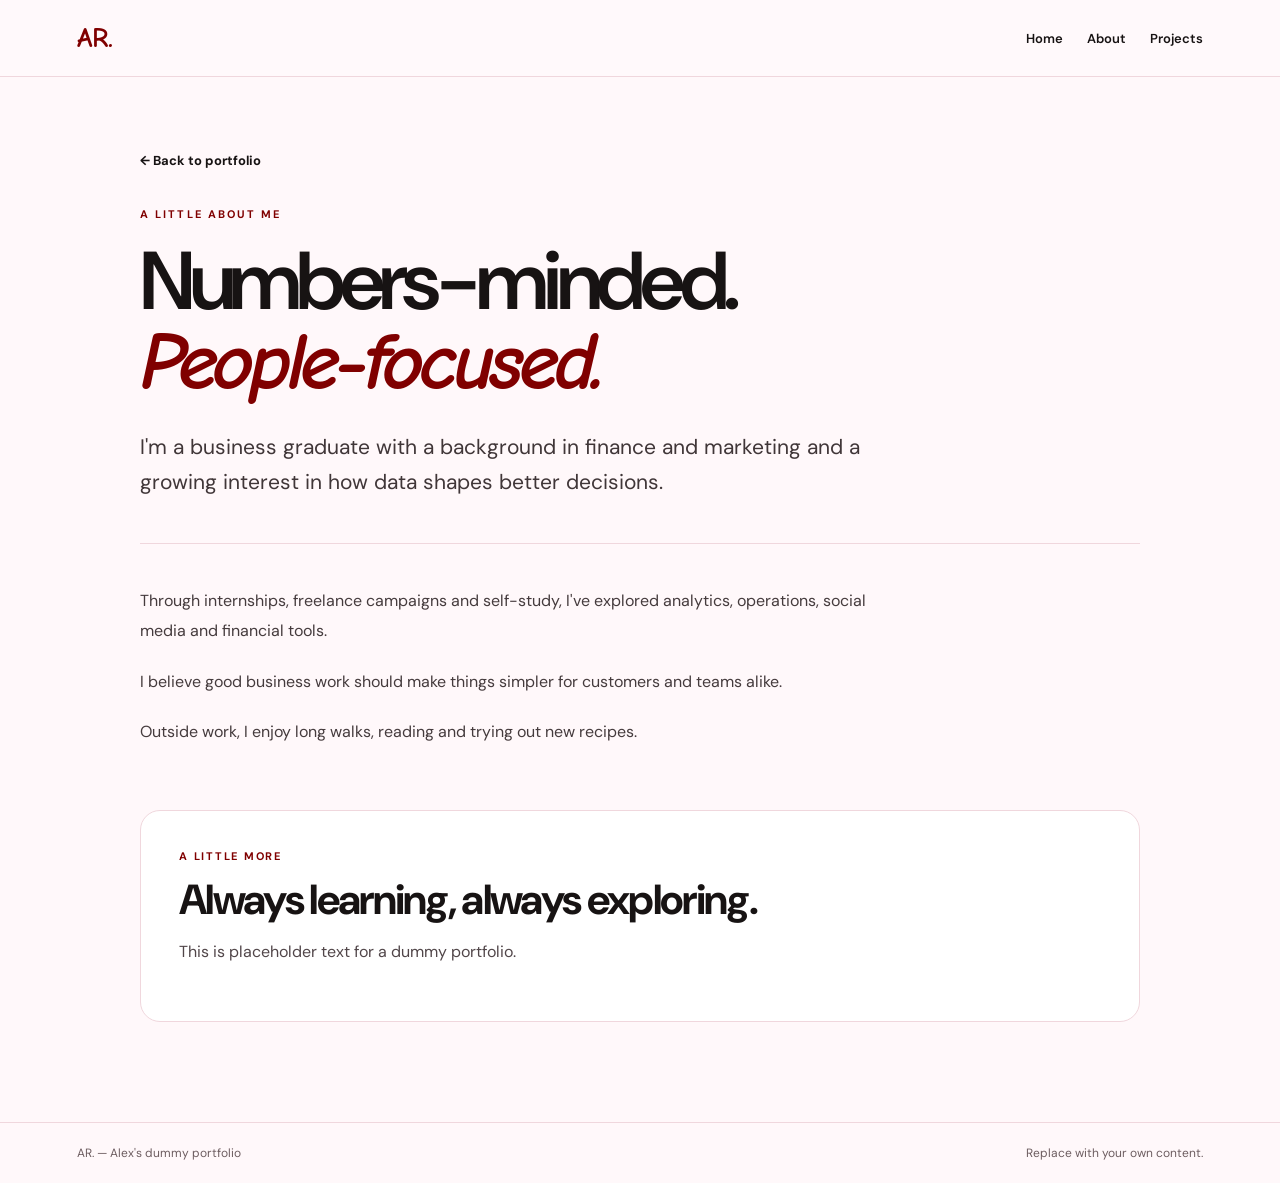
<file: asim_portfolio_/pages/about.html>
<!doctype html>
<html lang="en"><head><meta charset="utf-8"><meta name="viewport" content="width=device-width, initial-scale=1">
<title>About Me | Alex</title><style>
@import url('https://fonts.googleapis.com/css2?family=Comic+Neue:wght@400;700&family=DM+Sans:wght@400;500;600;700&display=swap');
:root{--pink:#FFC0CB;--maroon:#800000;--black:#171313;--muted:#6d5d60;--paper:#fff8fa;--line:#f0d7dd}
*{box-sizing:border-box}body{margin:0;background:var(--paper);color:var(--black);font-family:'DM Sans',sans-serif}
a{color:inherit}.site-header{display:flex;align-items:center;justify-content:space-between;padding:22px clamp(20px,6vw,88px);border-bottom:1px solid var(--line);background:#fff9fb}
.logo{font-family:'Comic Neue',cursive;font-size:28px;font-weight:700;text-decoration:none;color:var(--maroon)}
.nav{display:flex;gap:24px;align-items:center;font-size:13px;font-weight:600}.nav a{text-decoration:none}.nav a:hover,.back:hover{color:var(--maroon)}
main{width:min(1000px,88vw);margin:0 auto;padding:72px 0 100px}.eyebrow{font-size:11px;letter-spacing:.19em;text-transform:uppercase;color:var(--maroon);font-weight:700}
h1{font-size:clamp(42px,8vw,82px);line-height:.98;letter-spacing:-.065em;margin:20px 0 26px;font-weight:600}h1 em{font-family:'Comic Neue',cursive;color:var(--maroon);font-weight:700}
.lead{font-size:clamp(17px,2.3vw,21px);line-height:1.7;max-width:720px;color:#403638}.rule{height:1px;background:var(--line);margin:42px 0}
.content{max-width:760px;font-size:16px;line-height:1.9;color:#453b3d}.content p{margin:0 0 20px}
.tags{display:flex;flex-wrap:wrap;gap:9px;margin:28px 0}.tag{border:1px solid #e7c5ce;background:#fff;color:var(--maroon);border-radius:999px;padding:9px 14px;font-size:12px;font-weight:600}
.panel{background:#fff;border:1px solid var(--line);border-radius:20px;padding:clamp(22px,4vw,38px);margin-top:34px}
.panel-kicker{font-size:11px;letter-spacing:.16em;color:var(--maroon);font-weight:700;text-transform:uppercase}
.panel h2{font-size:clamp(27px,4vw,42px);letter-spacing:-.04em;line-height:1.08;margin:14px 0}.panel p{line-height:1.8;color:#514649;max-width:680px}
.actions{display:flex;flex-wrap:wrap;gap:12px;margin-top:28px}.btn{display:inline-block;text-decoration:none;padding:13px 19px;border-radius:999px;background:var(--maroon);color:#fff;font-size:13px;font-weight:700}
.btn.secondary{background:var(--pink);color:var(--black)}.back{display:inline-block;text-decoration:none;font-size:13px;font-weight:700;margin-bottom:38px}
.footer{border-top:1px solid var(--line);padding:22px clamp(20px,6vw,88px);font-size:12px;color:var(--muted);display:flex;justify-content:space-between;gap:12px;flex-wrap:wrap}
@media(max-width:600px){.site-header{padding:18px 6vw}.nav{gap:13px;font-size:12px}main{padding-top:48px}.footer{padding:20px 6vw}}
</style></head>
<body><header class="site-header"><a class="logo" href="../index.html">AR.</a>
<nav class="nav"><a href="../index.html">Home</a><a href="about.html">About</a><a href="../index.html#projects">Projects</a></nav></header>
<main><a class="back" href="../index.html">← Back to portfolio</a><div class="eyebrow">A LITTLE ABOUT ME</div>
<h1>Numbers-minded.<br><em>People-focused.</em></h1><p class="lead">I'm a business graduate with a background in finance and marketing and a growing interest in how data shapes better decisions.</p><div class="rule"></div>
<div class="content"><p>Through internships, freelance campaigns and self-study, I've explored analytics, operations, social media and financial tools.</p><p>I believe good business work should make things simpler for customers and teams alike.</p><p>Outside work, I enjoy long walks, reading and trying out new recipes.</p></div><div class="tags"></div><section class="panel"><div class="panel-kicker">A LITTLE MORE</div><h2>Always learning, always exploring.</h2><p>This is placeholder text for a dummy portfolio.</p></section></main>
<footer class="footer"><span>AR. — Alex's dummy portfolio</span><span>Replace with your own content.</span></footer></body></html>
</file>
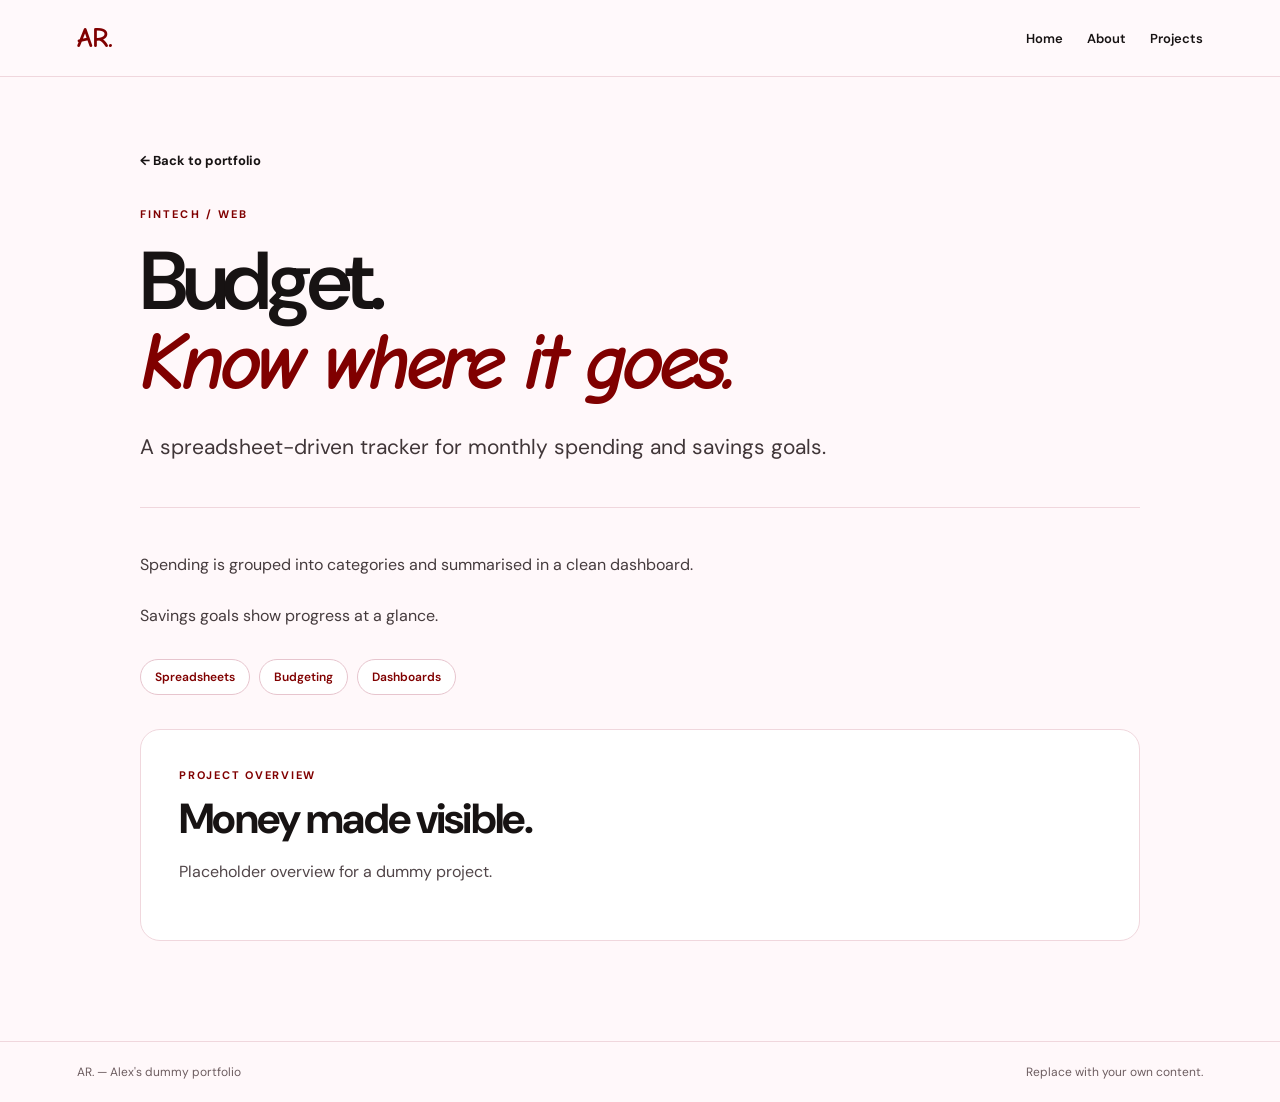
<file: asim_portfolio_/pages/budget-tracker.html>
<!doctype html>
<html lang="en"><head><meta charset="utf-8"><meta name="viewport" content="width=device-width, initial-scale=1">
<title>Budget Tracker | Alex</title><style>
@import url('https://fonts.googleapis.com/css2?family=Comic+Neue:wght@400;700&family=DM+Sans:wght@400;500;600;700&display=swap');
:root{--pink:#FFC0CB;--maroon:#800000;--black:#171313;--muted:#6d5d60;--paper:#fff8fa;--line:#f0d7dd}
*{box-sizing:border-box}body{margin:0;background:var(--paper);color:var(--black);font-family:'DM Sans',sans-serif}
a{color:inherit}.site-header{display:flex;align-items:center;justify-content:space-between;padding:22px clamp(20px,6vw,88px);border-bottom:1px solid var(--line);background:#fff9fb}
.logo{font-family:'Comic Neue',cursive;font-size:28px;font-weight:700;text-decoration:none;color:var(--maroon)}
.nav{display:flex;gap:24px;align-items:center;font-size:13px;font-weight:600}.nav a{text-decoration:none}.nav a:hover,.back:hover{color:var(--maroon)}
main{width:min(1000px,88vw);margin:0 auto;padding:72px 0 100px}.eyebrow{font-size:11px;letter-spacing:.19em;text-transform:uppercase;color:var(--maroon);font-weight:700}
h1{font-size:clamp(42px,8vw,82px);line-height:.98;letter-spacing:-.065em;margin:20px 0 26px;font-weight:600}h1 em{font-family:'Comic Neue',cursive;color:var(--maroon);font-weight:700}
.lead{font-size:clamp(17px,2.3vw,21px);line-height:1.7;max-width:720px;color:#403638}.rule{height:1px;background:var(--line);margin:42px 0}
.content{max-width:760px;font-size:16px;line-height:1.9;color:#453b3d}.content p{margin:0 0 20px}
.tags{display:flex;flex-wrap:wrap;gap:9px;margin:28px 0}.tag{border:1px solid #e7c5ce;background:#fff;color:var(--maroon);border-radius:999px;padding:9px 14px;font-size:12px;font-weight:600}
.panel{background:#fff;border:1px solid var(--line);border-radius:20px;padding:clamp(22px,4vw,38px);margin-top:34px}
.panel-kicker{font-size:11px;letter-spacing:.16em;color:var(--maroon);font-weight:700;text-transform:uppercase}
.panel h2{font-size:clamp(27px,4vw,42px);letter-spacing:-.04em;line-height:1.08;margin:14px 0}.panel p{line-height:1.8;color:#514649;max-width:680px}
.actions{display:flex;flex-wrap:wrap;gap:12px;margin-top:28px}.btn{display:inline-block;text-decoration:none;padding:13px 19px;border-radius:999px;background:var(--maroon);color:#fff;font-size:13px;font-weight:700}
.btn.secondary{background:var(--pink);color:var(--black)}.back{display:inline-block;text-decoration:none;font-size:13px;font-weight:700;margin-bottom:38px}
.footer{border-top:1px solid var(--line);padding:22px clamp(20px,6vw,88px);font-size:12px;color:var(--muted);display:flex;justify-content:space-between;gap:12px;flex-wrap:wrap}
@media(max-width:600px){.site-header{padding:18px 6vw}.nav{gap:13px;font-size:12px}main{padding-top:48px}.footer{padding:20px 6vw}}
</style></head>
<body><header class="site-header"><a class="logo" href="../index.html">AR.</a>
<nav class="nav"><a href="../index.html">Home</a><a href="about.html">About</a><a href="../index.html#projects">Projects</a></nav></header>
<main><a class="back" href="../index.html">← Back to portfolio</a><div class="eyebrow">FINTECH / WEB</div>
<h1>Budget.<br><em>Know where it goes.</em></h1><p class="lead">A spreadsheet-driven tracker for monthly spending and savings goals.</p><div class="rule"></div>
<div class="content"><p>Spending is grouped into categories and summarised in a clean dashboard.</p><p>Savings goals show progress at a glance.</p></div><div class="tags"><span class="tag">Spreadsheets</span><span class="tag">Budgeting</span><span class="tag">Dashboards</span></div><section class="panel"><div class="panel-kicker">PROJECT OVERVIEW</div><h2>Money made visible.</h2><p>Placeholder overview for a dummy project.</p></section></main>
<footer class="footer"><span>AR. — Alex's dummy portfolio</span><span>Replace with your own content.</span></footer></body></html>
</file>
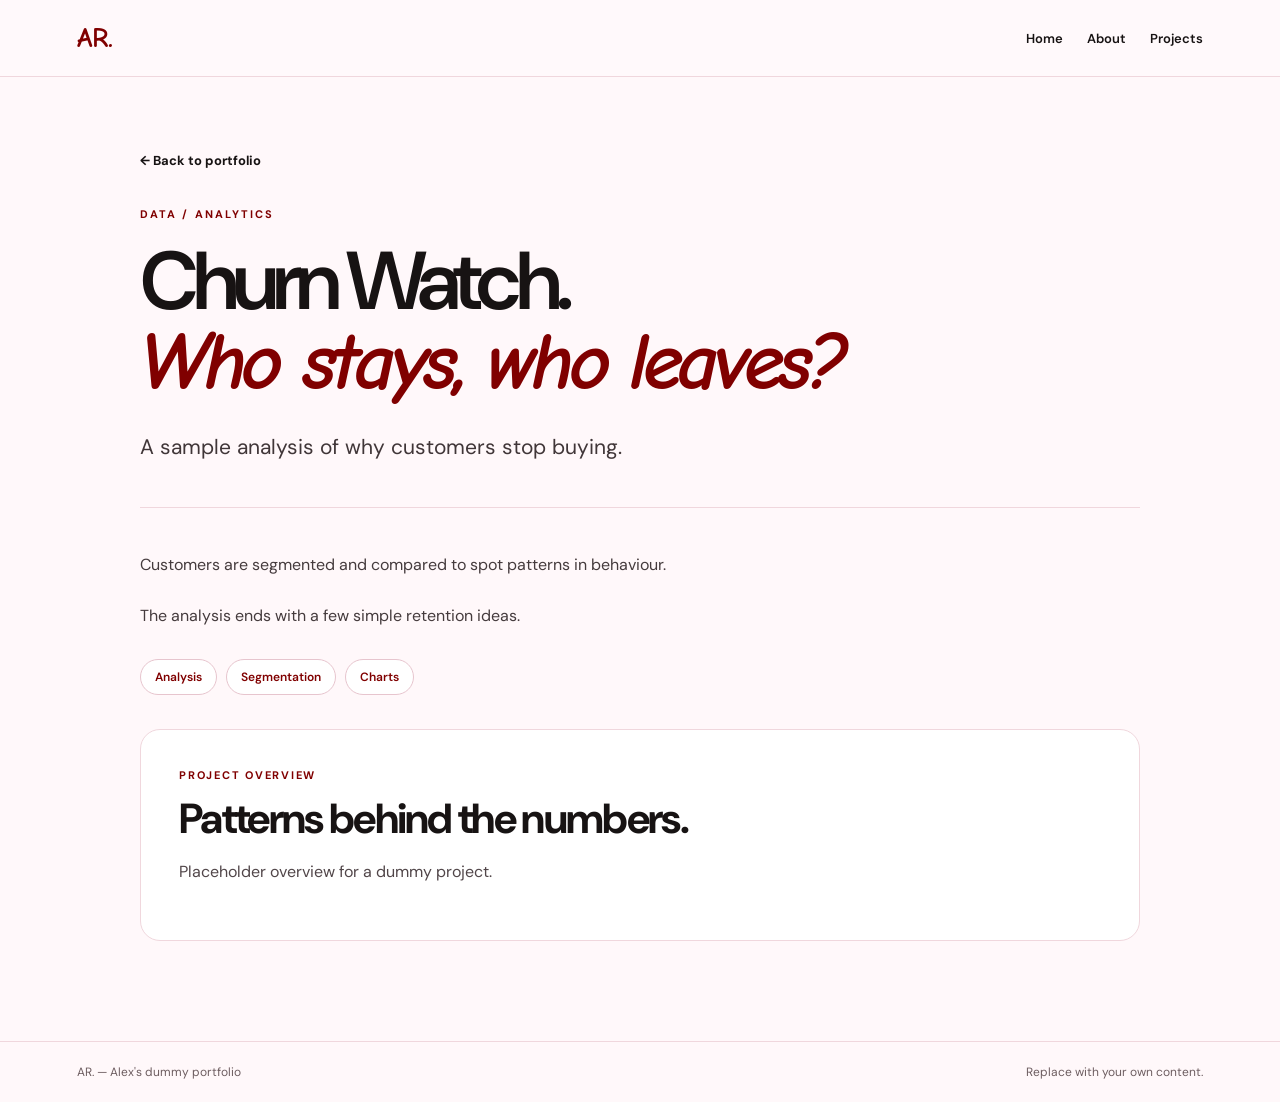
<file: asim_portfolio_/pages/churn-insights.html>
<!doctype html>
<html lang="en"><head><meta charset="utf-8"><meta name="viewport" content="width=device-width, initial-scale=1">
<title>Customer Churn Insights | Alex</title><style>
@import url('https://fonts.googleapis.com/css2?family=Comic+Neue:wght@400;700&family=DM+Sans:wght@400;500;600;700&display=swap');
:root{--pink:#FFC0CB;--maroon:#800000;--black:#171313;--muted:#6d5d60;--paper:#fff8fa;--line:#f0d7dd}
*{box-sizing:border-box}body{margin:0;background:var(--paper);color:var(--black);font-family:'DM Sans',sans-serif}
a{color:inherit}.site-header{display:flex;align-items:center;justify-content:space-between;padding:22px clamp(20px,6vw,88px);border-bottom:1px solid var(--line);background:#fff9fb}
.logo{font-family:'Comic Neue',cursive;font-size:28px;font-weight:700;text-decoration:none;color:var(--maroon)}
.nav{display:flex;gap:24px;align-items:center;font-size:13px;font-weight:600}.nav a{text-decoration:none}.nav a:hover,.back:hover{color:var(--maroon)}
main{width:min(1000px,88vw);margin:0 auto;padding:72px 0 100px}.eyebrow{font-size:11px;letter-spacing:.19em;text-transform:uppercase;color:var(--maroon);font-weight:700}
h1{font-size:clamp(42px,8vw,82px);line-height:.98;letter-spacing:-.065em;margin:20px 0 26px;font-weight:600}h1 em{font-family:'Comic Neue',cursive;color:var(--maroon);font-weight:700}
.lead{font-size:clamp(17px,2.3vw,21px);line-height:1.7;max-width:720px;color:#403638}.rule{height:1px;background:var(--line);margin:42px 0}
.content{max-width:760px;font-size:16px;line-height:1.9;color:#453b3d}.content p{margin:0 0 20px}
.tags{display:flex;flex-wrap:wrap;gap:9px;margin:28px 0}.tag{border:1px solid #e7c5ce;background:#fff;color:var(--maroon);border-radius:999px;padding:9px 14px;font-size:12px;font-weight:600}
.panel{background:#fff;border:1px solid var(--line);border-radius:20px;padding:clamp(22px,4vw,38px);margin-top:34px}
.panel-kicker{font-size:11px;letter-spacing:.16em;color:var(--maroon);font-weight:700;text-transform:uppercase}
.panel h2{font-size:clamp(27px,4vw,42px);letter-spacing:-.04em;line-height:1.08;margin:14px 0}.panel p{line-height:1.8;color:#514649;max-width:680px}
.actions{display:flex;flex-wrap:wrap;gap:12px;margin-top:28px}.btn{display:inline-block;text-decoration:none;padding:13px 19px;border-radius:999px;background:var(--maroon);color:#fff;font-size:13px;font-weight:700}
.btn.secondary{background:var(--pink);color:var(--black)}.back{display:inline-block;text-decoration:none;font-size:13px;font-weight:700;margin-bottom:38px}
.footer{border-top:1px solid var(--line);padding:22px clamp(20px,6vw,88px);font-size:12px;color:var(--muted);display:flex;justify-content:space-between;gap:12px;flex-wrap:wrap}
@media(max-width:600px){.site-header{padding:18px 6vw}.nav{gap:13px;font-size:12px}main{padding-top:48px}.footer{padding:20px 6vw}}
</style></head>
<body><header class="site-header"><a class="logo" href="../index.html">AR.</a>
<nav class="nav"><a href="../index.html">Home</a><a href="about.html">About</a><a href="../index.html#projects">Projects</a></nav></header>
<main><a class="back" href="../index.html">← Back to portfolio</a><div class="eyebrow">DATA / ANALYTICS</div>
<h1>Churn Watch.<br><em>Who stays, who leaves?</em></h1><p class="lead">A sample analysis of why customers stop buying.</p><div class="rule"></div>
<div class="content"><p>Customers are segmented and compared to spot patterns in behaviour.</p><p>The analysis ends with a few simple retention ideas.</p></div><div class="tags"><span class="tag">Analysis</span><span class="tag">Segmentation</span><span class="tag">Charts</span></div><section class="panel"><div class="panel-kicker">PROJECT OVERVIEW</div><h2>Patterns behind the numbers.</h2><p>Placeholder overview for a dummy project.</p></section></main>
<footer class="footer"><span>AR. — Alex's dummy portfolio</span><span>Replace with your own content.</span></footer></body></html>
</file>
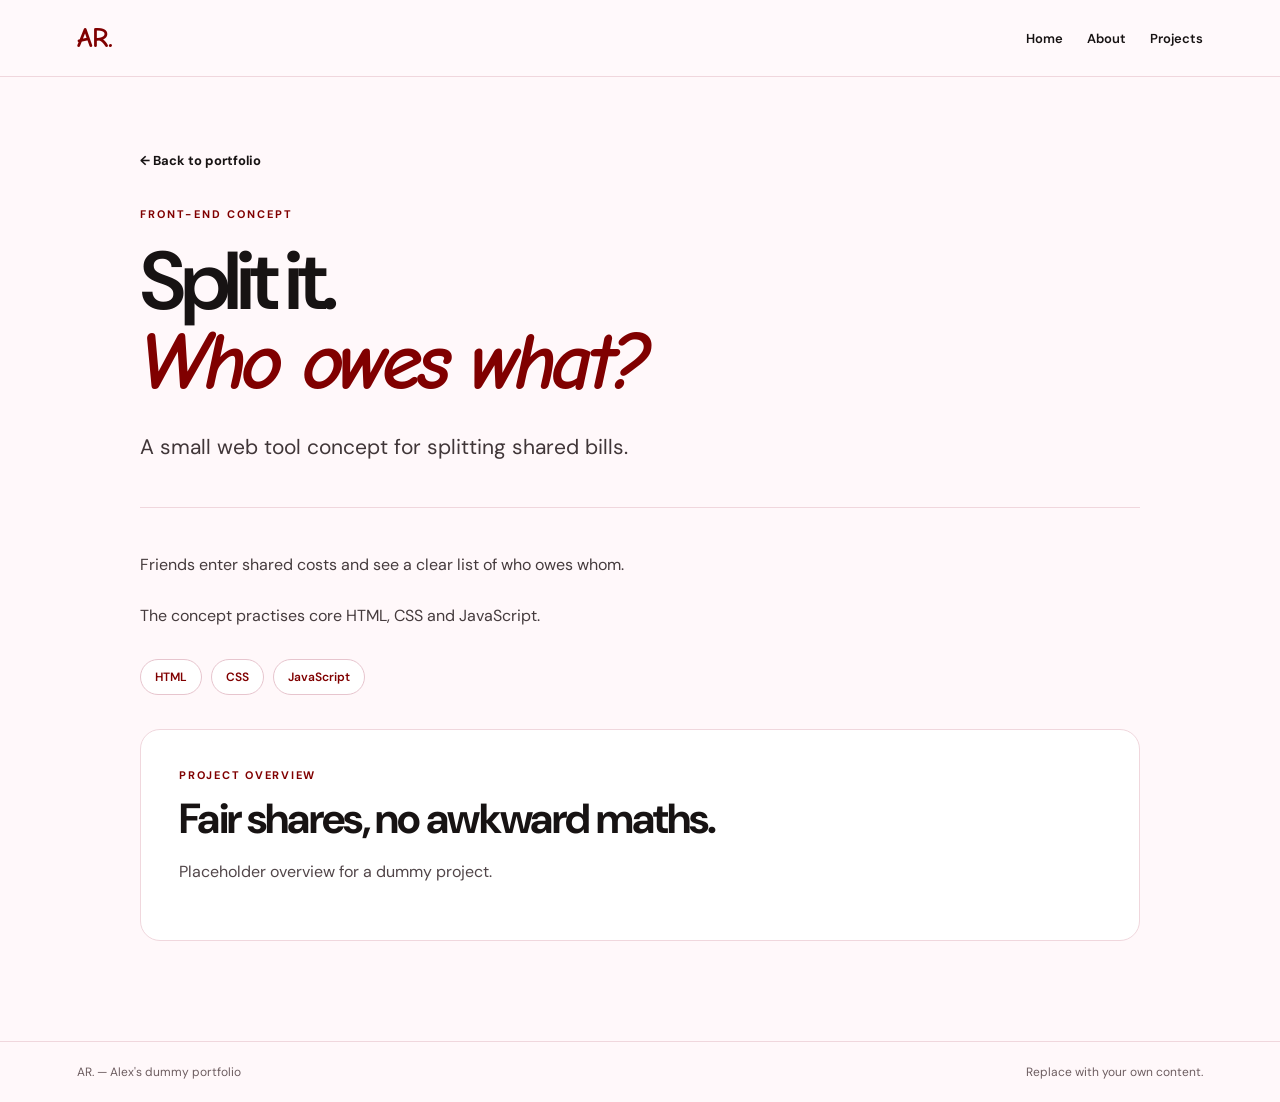
<file: asim_portfolio_/pages/expense-splitter.html>
<!doctype html>
<html lang="en"><head><meta charset="utf-8"><meta name="viewport" content="width=device-width, initial-scale=1">
<title>Expense Splitter | Alex</title><style>
@import url('https://fonts.googleapis.com/css2?family=Comic+Neue:wght@400;700&family=DM+Sans:wght@400;500;600;700&display=swap');
:root{--pink:#FFC0CB;--maroon:#800000;--black:#171313;--muted:#6d5d60;--paper:#fff8fa;--line:#f0d7dd}
*{box-sizing:border-box}body{margin:0;background:var(--paper);color:var(--black);font-family:'DM Sans',sans-serif}
a{color:inherit}.site-header{display:flex;align-items:center;justify-content:space-between;padding:22px clamp(20px,6vw,88px);border-bottom:1px solid var(--line);background:#fff9fb}
.logo{font-family:'Comic Neue',cursive;font-size:28px;font-weight:700;text-decoration:none;color:var(--maroon)}
.nav{display:flex;gap:24px;align-items:center;font-size:13px;font-weight:600}.nav a{text-decoration:none}.nav a:hover,.back:hover{color:var(--maroon)}
main{width:min(1000px,88vw);margin:0 auto;padding:72px 0 100px}.eyebrow{font-size:11px;letter-spacing:.19em;text-transform:uppercase;color:var(--maroon);font-weight:700}
h1{font-size:clamp(42px,8vw,82px);line-height:.98;letter-spacing:-.065em;margin:20px 0 26px;font-weight:600}h1 em{font-family:'Comic Neue',cursive;color:var(--maroon);font-weight:700}
.lead{font-size:clamp(17px,2.3vw,21px);line-height:1.7;max-width:720px;color:#403638}.rule{height:1px;background:var(--line);margin:42px 0}
.content{max-width:760px;font-size:16px;line-height:1.9;color:#453b3d}.content p{margin:0 0 20px}
.tags{display:flex;flex-wrap:wrap;gap:9px;margin:28px 0}.tag{border:1px solid #e7c5ce;background:#fff;color:var(--maroon);border-radius:999px;padding:9px 14px;font-size:12px;font-weight:600}
.panel{background:#fff;border:1px solid var(--line);border-radius:20px;padding:clamp(22px,4vw,38px);margin-top:34px}
.panel-kicker{font-size:11px;letter-spacing:.16em;color:var(--maroon);font-weight:700;text-transform:uppercase}
.panel h2{font-size:clamp(27px,4vw,42px);letter-spacing:-.04em;line-height:1.08;margin:14px 0}.panel p{line-height:1.8;color:#514649;max-width:680px}
.actions{display:flex;flex-wrap:wrap;gap:12px;margin-top:28px}.btn{display:inline-block;text-decoration:none;padding:13px 19px;border-radius:999px;background:var(--maroon);color:#fff;font-size:13px;font-weight:700}
.btn.secondary{background:var(--pink);color:var(--black)}.back{display:inline-block;text-decoration:none;font-size:13px;font-weight:700;margin-bottom:38px}
.footer{border-top:1px solid var(--line);padding:22px clamp(20px,6vw,88px);font-size:12px;color:var(--muted);display:flex;justify-content:space-between;gap:12px;flex-wrap:wrap}
@media(max-width:600px){.site-header{padding:18px 6vw}.nav{gap:13px;font-size:12px}main{padding-top:48px}.footer{padding:20px 6vw}}
</style></head>
<body><header class="site-header"><a class="logo" href="../index.html">AR.</a>
<nav class="nav"><a href="../index.html">Home</a><a href="about.html">About</a><a href="../index.html#projects">Projects</a></nav></header>
<main><a class="back" href="../index.html">← Back to portfolio</a><div class="eyebrow">FRONT-END CONCEPT</div>
<h1>Split it.<br><em>Who owes what?</em></h1><p class="lead">A small web tool concept for splitting shared bills.</p><div class="rule"></div>
<div class="content"><p>Friends enter shared costs and see a clear list of who owes whom.</p><p>The concept practises core HTML, CSS and JavaScript.</p></div><div class="tags"><span class="tag">HTML</span><span class="tag">CSS</span><span class="tag">JavaScript</span></div><section class="panel"><div class="panel-kicker">PROJECT OVERVIEW</div><h2>Fair shares, no awkward maths.</h2><p>Placeholder overview for a dummy project.</p></section></main>
<footer class="footer"><span>AR. — Alex's dummy portfolio</span><span>Replace with your own content.</span></footer></body></html>
</file>
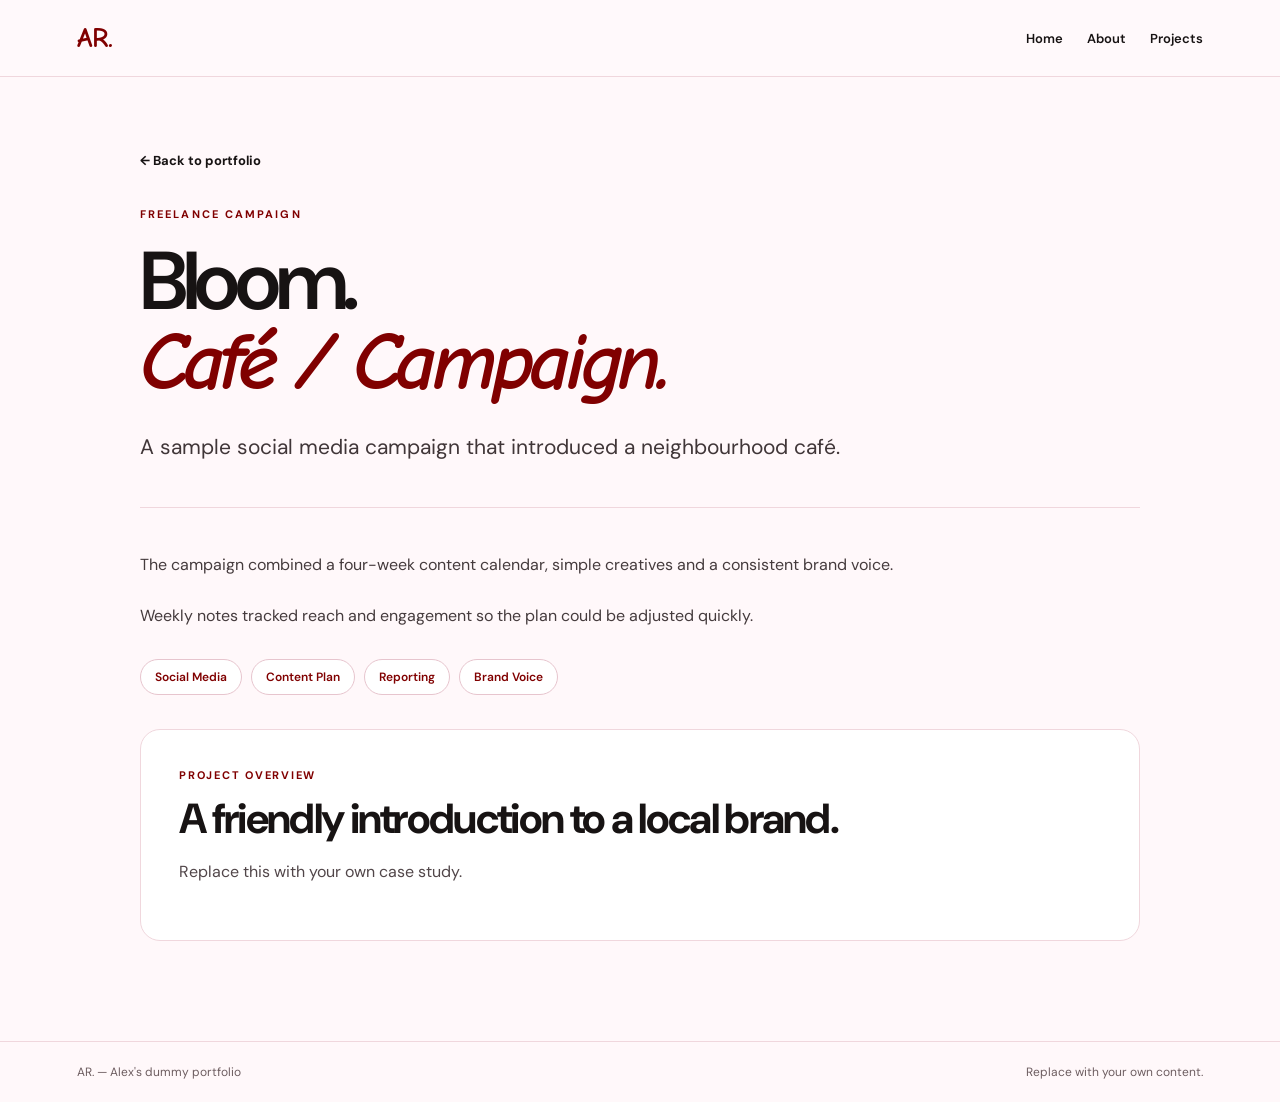
<file: asim_portfolio_/pages/featured-project.html>
<!doctype html>
<html lang="en"><head><meta charset="utf-8"><meta name="viewport" content="width=device-width, initial-scale=1">
<title>Bloom Café | Alex</title><style>
@import url('https://fonts.googleapis.com/css2?family=Comic+Neue:wght@400;700&family=DM+Sans:wght@400;500;600;700&display=swap');
:root{--pink:#FFC0CB;--maroon:#800000;--black:#171313;--muted:#6d5d60;--paper:#fff8fa;--line:#f0d7dd}
*{box-sizing:border-box}body{margin:0;background:var(--paper);color:var(--black);font-family:'DM Sans',sans-serif}
a{color:inherit}.site-header{display:flex;align-items:center;justify-content:space-between;padding:22px clamp(20px,6vw,88px);border-bottom:1px solid var(--line);background:#fff9fb}
.logo{font-family:'Comic Neue',cursive;font-size:28px;font-weight:700;text-decoration:none;color:var(--maroon)}
.nav{display:flex;gap:24px;align-items:center;font-size:13px;font-weight:600}.nav a{text-decoration:none}.nav a:hover,.back:hover{color:var(--maroon)}
main{width:min(1000px,88vw);margin:0 auto;padding:72px 0 100px}.eyebrow{font-size:11px;letter-spacing:.19em;text-transform:uppercase;color:var(--maroon);font-weight:700}
h1{font-size:clamp(42px,8vw,82px);line-height:.98;letter-spacing:-.065em;margin:20px 0 26px;font-weight:600}h1 em{font-family:'Comic Neue',cursive;color:var(--maroon);font-weight:700}
.lead{font-size:clamp(17px,2.3vw,21px);line-height:1.7;max-width:720px;color:#403638}.rule{height:1px;background:var(--line);margin:42px 0}
.content{max-width:760px;font-size:16px;line-height:1.9;color:#453b3d}.content p{margin:0 0 20px}
.tags{display:flex;flex-wrap:wrap;gap:9px;margin:28px 0}.tag{border:1px solid #e7c5ce;background:#fff;color:var(--maroon);border-radius:999px;padding:9px 14px;font-size:12px;font-weight:600}
.panel{background:#fff;border:1px solid var(--line);border-radius:20px;padding:clamp(22px,4vw,38px);margin-top:34px}
.panel-kicker{font-size:11px;letter-spacing:.16em;color:var(--maroon);font-weight:700;text-transform:uppercase}
.panel h2{font-size:clamp(27px,4vw,42px);letter-spacing:-.04em;line-height:1.08;margin:14px 0}.panel p{line-height:1.8;color:#514649;max-width:680px}
.actions{display:flex;flex-wrap:wrap;gap:12px;margin-top:28px}.btn{display:inline-block;text-decoration:none;padding:13px 19px;border-radius:999px;background:var(--maroon);color:#fff;font-size:13px;font-weight:700}
.btn.secondary{background:var(--pink);color:var(--black)}.back{display:inline-block;text-decoration:none;font-size:13px;font-weight:700;margin-bottom:38px}
.footer{border-top:1px solid var(--line);padding:22px clamp(20px,6vw,88px);font-size:12px;color:var(--muted);display:flex;justify-content:space-between;gap:12px;flex-wrap:wrap}
@media(max-width:600px){.site-header{padding:18px 6vw}.nav{gap:13px;font-size:12px}main{padding-top:48px}.footer{padding:20px 6vw}}
</style></head>
<body><header class="site-header"><a class="logo" href="../index.html">AR.</a>
<nav class="nav"><a href="../index.html">Home</a><a href="about.html">About</a><a href="../index.html#projects">Projects</a></nav></header>
<main><a class="back" href="../index.html">← Back to portfolio</a><div class="eyebrow">FREELANCE CAMPAIGN</div>
<h1>Bloom.<br><em>Café / Campaign.</em></h1><p class="lead">A sample social media campaign that introduced a neighbourhood café.</p><div class="rule"></div>
<div class="content"><p>The campaign combined a four-week content calendar, simple creatives and a consistent brand voice.</p><p>Weekly notes tracked reach and engagement so the plan could be adjusted quickly.</p></div><div class="tags"><span class="tag">Social Media</span><span class="tag">Content Plan</span><span class="tag">Reporting</span><span class="tag">Brand Voice</span></div><section class="panel"><div class="panel-kicker">PROJECT OVERVIEW</div><h2>A friendly introduction to a local brand.</h2><p>Replace this with your own case study.</p></section></main>
<footer class="footer"><span>AR. — Alex's dummy portfolio</span><span>Replace with your own content.</span></footer></body></html>
</file>
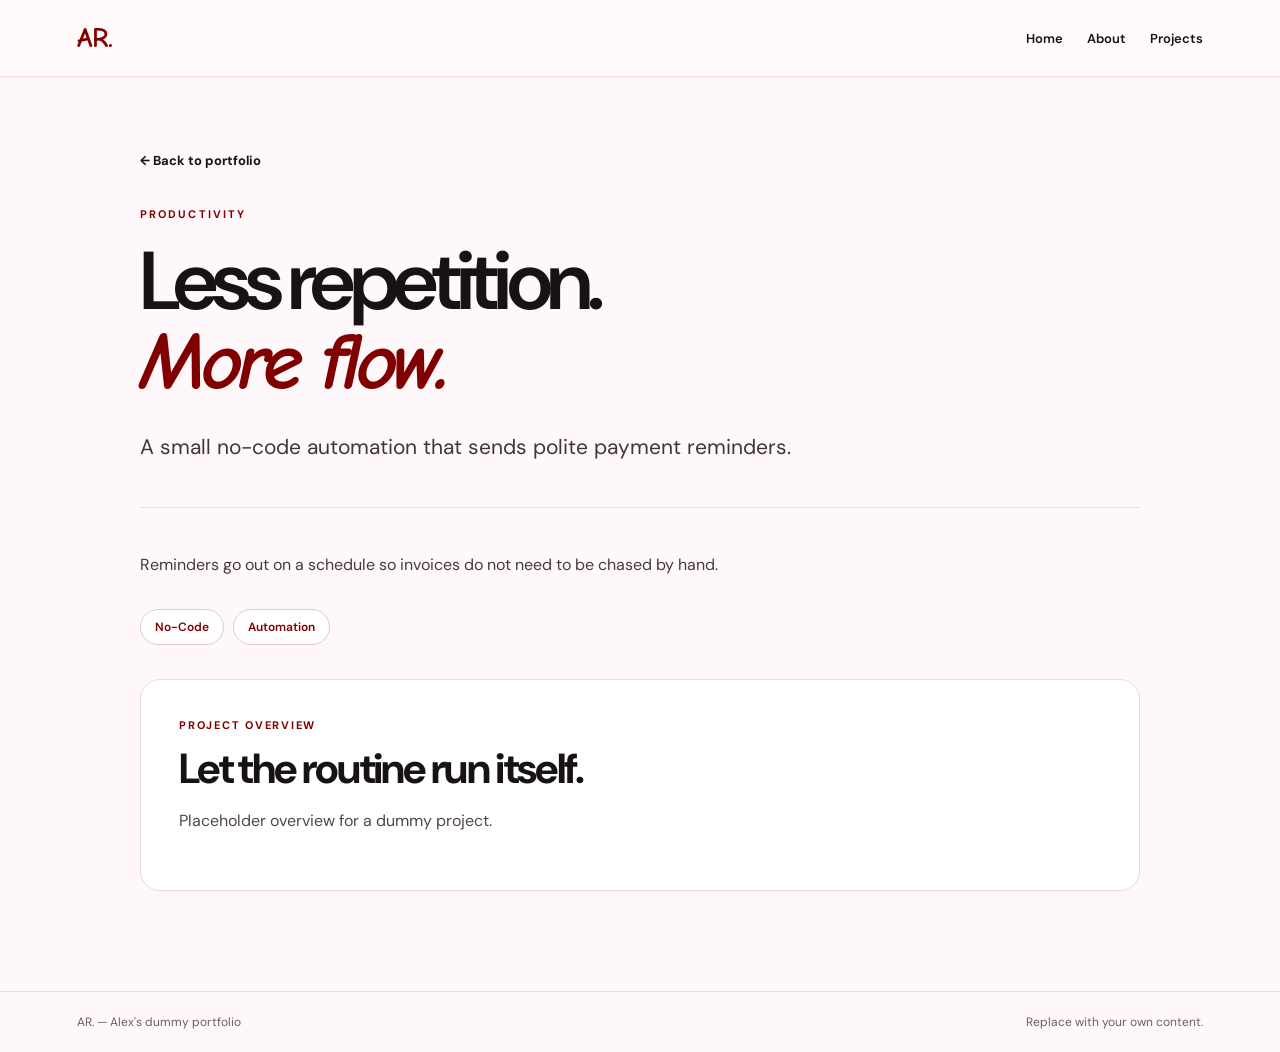
<file: asim_portfolio_/pages/invoice-reminders.html>
<!doctype html>
<html lang="en"><head><meta charset="utf-8"><meta name="viewport" content="width=device-width, initial-scale=1">
<title>Invoice Reminder Bot | Alex</title><style>
@import url('https://fonts.googleapis.com/css2?family=Comic+Neue:wght@400;700&family=DM+Sans:wght@400;500;600;700&display=swap');
:root{--pink:#FFC0CB;--maroon:#800000;--black:#171313;--muted:#6d5d60;--paper:#fff8fa;--line:#f0d7dd}
*{box-sizing:border-box}body{margin:0;background:var(--paper);color:var(--black);font-family:'DM Sans',sans-serif}
a{color:inherit}.site-header{display:flex;align-items:center;justify-content:space-between;padding:22px clamp(20px,6vw,88px);border-bottom:1px solid var(--line);background:#fff9fb}
.logo{font-family:'Comic Neue',cursive;font-size:28px;font-weight:700;text-decoration:none;color:var(--maroon)}
.nav{display:flex;gap:24px;align-items:center;font-size:13px;font-weight:600}.nav a{text-decoration:none}.nav a:hover,.back:hover{color:var(--maroon)}
main{width:min(1000px,88vw);margin:0 auto;padding:72px 0 100px}.eyebrow{font-size:11px;letter-spacing:.19em;text-transform:uppercase;color:var(--maroon);font-weight:700}
h1{font-size:clamp(42px,8vw,82px);line-height:.98;letter-spacing:-.065em;margin:20px 0 26px;font-weight:600}h1 em{font-family:'Comic Neue',cursive;color:var(--maroon);font-weight:700}
.lead{font-size:clamp(17px,2.3vw,21px);line-height:1.7;max-width:720px;color:#403638}.rule{height:1px;background:var(--line);margin:42px 0}
.content{max-width:760px;font-size:16px;line-height:1.9;color:#453b3d}.content p{margin:0 0 20px}
.tags{display:flex;flex-wrap:wrap;gap:9px;margin:28px 0}.tag{border:1px solid #e7c5ce;background:#fff;color:var(--maroon);border-radius:999px;padding:9px 14px;font-size:12px;font-weight:600}
.panel{background:#fff;border:1px solid var(--line);border-radius:20px;padding:clamp(22px,4vw,38px);margin-top:34px}
.panel-kicker{font-size:11px;letter-spacing:.16em;color:var(--maroon);font-weight:700;text-transform:uppercase}
.panel h2{font-size:clamp(27px,4vw,42px);letter-spacing:-.04em;line-height:1.08;margin:14px 0}.panel p{line-height:1.8;color:#514649;max-width:680px}
.actions{display:flex;flex-wrap:wrap;gap:12px;margin-top:28px}.btn{display:inline-block;text-decoration:none;padding:13px 19px;border-radius:999px;background:var(--maroon);color:#fff;font-size:13px;font-weight:700}
.btn.secondary{background:var(--pink);color:var(--black)}.back{display:inline-block;text-decoration:none;font-size:13px;font-weight:700;margin-bottom:38px}
.footer{border-top:1px solid var(--line);padding:22px clamp(20px,6vw,88px);font-size:12px;color:var(--muted);display:flex;justify-content:space-between;gap:12px;flex-wrap:wrap}
@media(max-width:600px){.site-header{padding:18px 6vw}.nav{gap:13px;font-size:12px}main{padding-top:48px}.footer{padding:20px 6vw}}
</style></head>
<body><header class="site-header"><a class="logo" href="../index.html">AR.</a>
<nav class="nav"><a href="../index.html">Home</a><a href="about.html">About</a><a href="../index.html#projects">Projects</a></nav></header>
<main><a class="back" href="../index.html">← Back to portfolio</a><div class="eyebrow">PRODUCTIVITY</div>
<h1>Less repetition.<br><em>More flow.</em></h1><p class="lead">A small no-code automation that sends polite payment reminders.</p><div class="rule"></div>
<div class="content"><p>Reminders go out on a schedule so invoices do not need to be chased by hand.</p></div><div class="tags"><span class="tag">No-Code</span><span class="tag">Automation</span></div><section class="panel"><div class="panel-kicker">PROJECT OVERVIEW</div><h2>Let the routine run itself.</h2><p>Placeholder overview for a dummy project.</p></section></main>
<footer class="footer"><span>AR. — Alex's dummy portfolio</span><span>Replace with your own content.</span></footer></body></html>
</file>
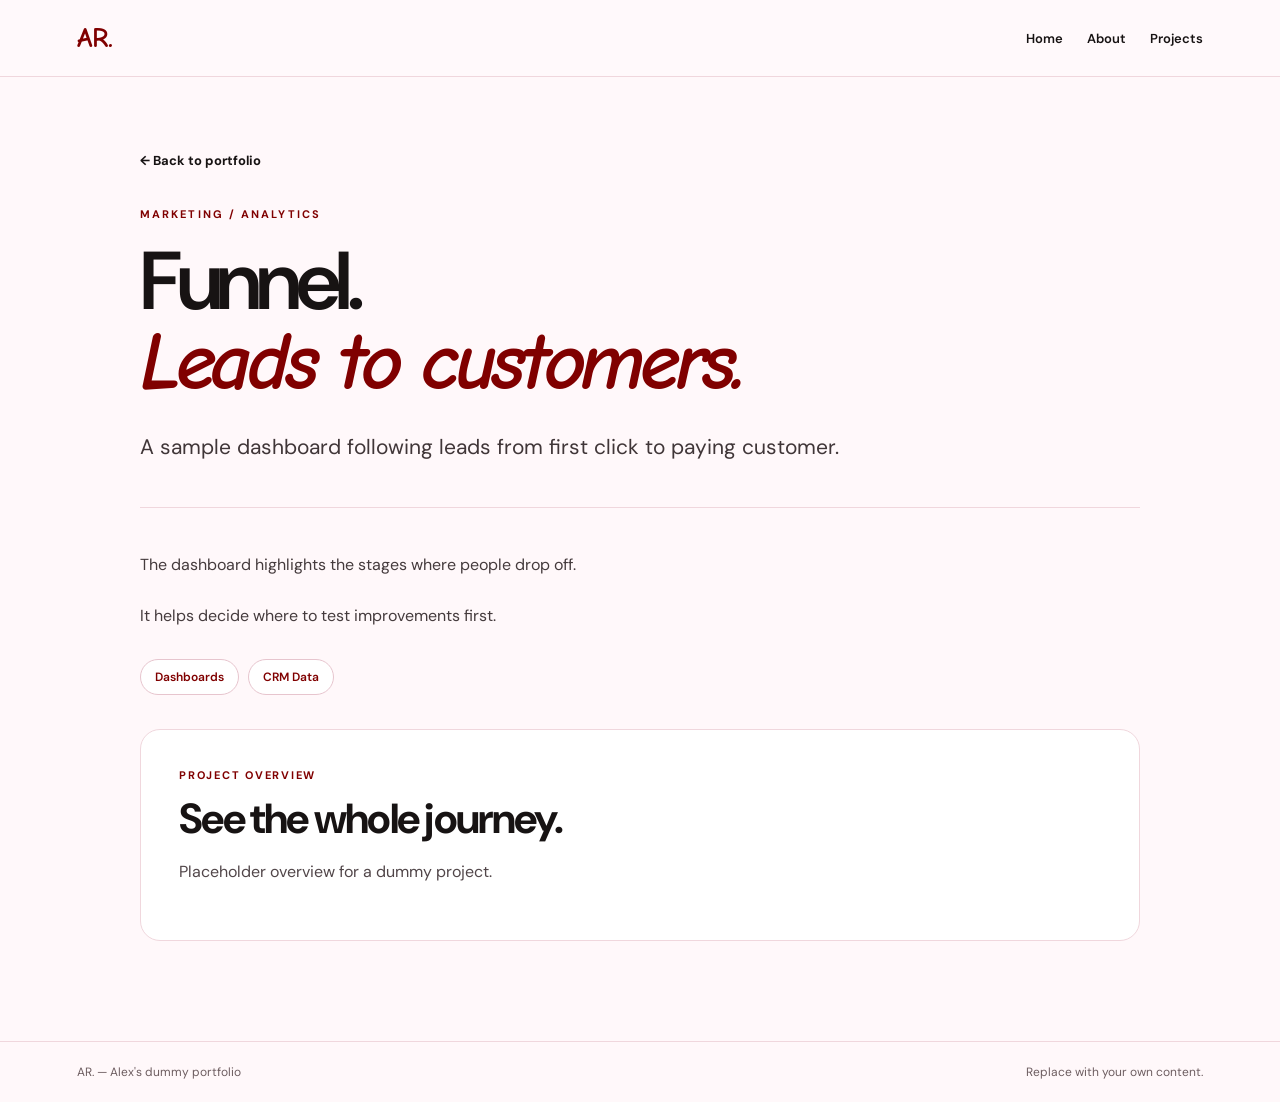
<file: asim_portfolio_/pages/lead-funnel.html>
<!doctype html>
<html lang="en"><head><meta charset="utf-8"><meta name="viewport" content="width=device-width, initial-scale=1">
<title>Lead Funnel Dashboard | Alex</title><style>
@import url('https://fonts.googleapis.com/css2?family=Comic+Neue:wght@400;700&family=DM+Sans:wght@400;500;600;700&display=swap');
:root{--pink:#FFC0CB;--maroon:#800000;--black:#171313;--muted:#6d5d60;--paper:#fff8fa;--line:#f0d7dd}
*{box-sizing:border-box}body{margin:0;background:var(--paper);color:var(--black);font-family:'DM Sans',sans-serif}
a{color:inherit}.site-header{display:flex;align-items:center;justify-content:space-between;padding:22px clamp(20px,6vw,88px);border-bottom:1px solid var(--line);background:#fff9fb}
.logo{font-family:'Comic Neue',cursive;font-size:28px;font-weight:700;text-decoration:none;color:var(--maroon)}
.nav{display:flex;gap:24px;align-items:center;font-size:13px;font-weight:600}.nav a{text-decoration:none}.nav a:hover,.back:hover{color:var(--maroon)}
main{width:min(1000px,88vw);margin:0 auto;padding:72px 0 100px}.eyebrow{font-size:11px;letter-spacing:.19em;text-transform:uppercase;color:var(--maroon);font-weight:700}
h1{font-size:clamp(42px,8vw,82px);line-height:.98;letter-spacing:-.065em;margin:20px 0 26px;font-weight:600}h1 em{font-family:'Comic Neue',cursive;color:var(--maroon);font-weight:700}
.lead{font-size:clamp(17px,2.3vw,21px);line-height:1.7;max-width:720px;color:#403638}.rule{height:1px;background:var(--line);margin:42px 0}
.content{max-width:760px;font-size:16px;line-height:1.9;color:#453b3d}.content p{margin:0 0 20px}
.tags{display:flex;flex-wrap:wrap;gap:9px;margin:28px 0}.tag{border:1px solid #e7c5ce;background:#fff;color:var(--maroon);border-radius:999px;padding:9px 14px;font-size:12px;font-weight:600}
.panel{background:#fff;border:1px solid var(--line);border-radius:20px;padding:clamp(22px,4vw,38px);margin-top:34px}
.panel-kicker{font-size:11px;letter-spacing:.16em;color:var(--maroon);font-weight:700;text-transform:uppercase}
.panel h2{font-size:clamp(27px,4vw,42px);letter-spacing:-.04em;line-height:1.08;margin:14px 0}.panel p{line-height:1.8;color:#514649;max-width:680px}
.actions{display:flex;flex-wrap:wrap;gap:12px;margin-top:28px}.btn{display:inline-block;text-decoration:none;padding:13px 19px;border-radius:999px;background:var(--maroon);color:#fff;font-size:13px;font-weight:700}
.btn.secondary{background:var(--pink);color:var(--black)}.back{display:inline-block;text-decoration:none;font-size:13px;font-weight:700;margin-bottom:38px}
.footer{border-top:1px solid var(--line);padding:22px clamp(20px,6vw,88px);font-size:12px;color:var(--muted);display:flex;justify-content:space-between;gap:12px;flex-wrap:wrap}
@media(max-width:600px){.site-header{padding:18px 6vw}.nav{gap:13px;font-size:12px}main{padding-top:48px}.footer{padding:20px 6vw}}
</style></head>
<body><header class="site-header"><a class="logo" href="../index.html">AR.</a>
<nav class="nav"><a href="../index.html">Home</a><a href="about.html">About</a><a href="../index.html#projects">Projects</a></nav></header>
<main><a class="back" href="../index.html">← Back to portfolio</a><div class="eyebrow">MARKETING / ANALYTICS</div>
<h1>Funnel.<br><em>Leads to customers.</em></h1><p class="lead">A sample dashboard following leads from first click to paying customer.</p><div class="rule"></div>
<div class="content"><p>The dashboard highlights the stages where people drop off.</p><p>It helps decide where to test improvements first.</p></div><div class="tags"><span class="tag">Dashboards</span><span class="tag">CRM Data</span></div><section class="panel"><div class="panel-kicker">PROJECT OVERVIEW</div><h2>See the whole journey.</h2><p>Placeholder overview for a dummy project.</p></section></main>
<footer class="footer"><span>AR. — Alex's dummy portfolio</span><span>Replace with your own content.</span></footer></body></html>
</file>
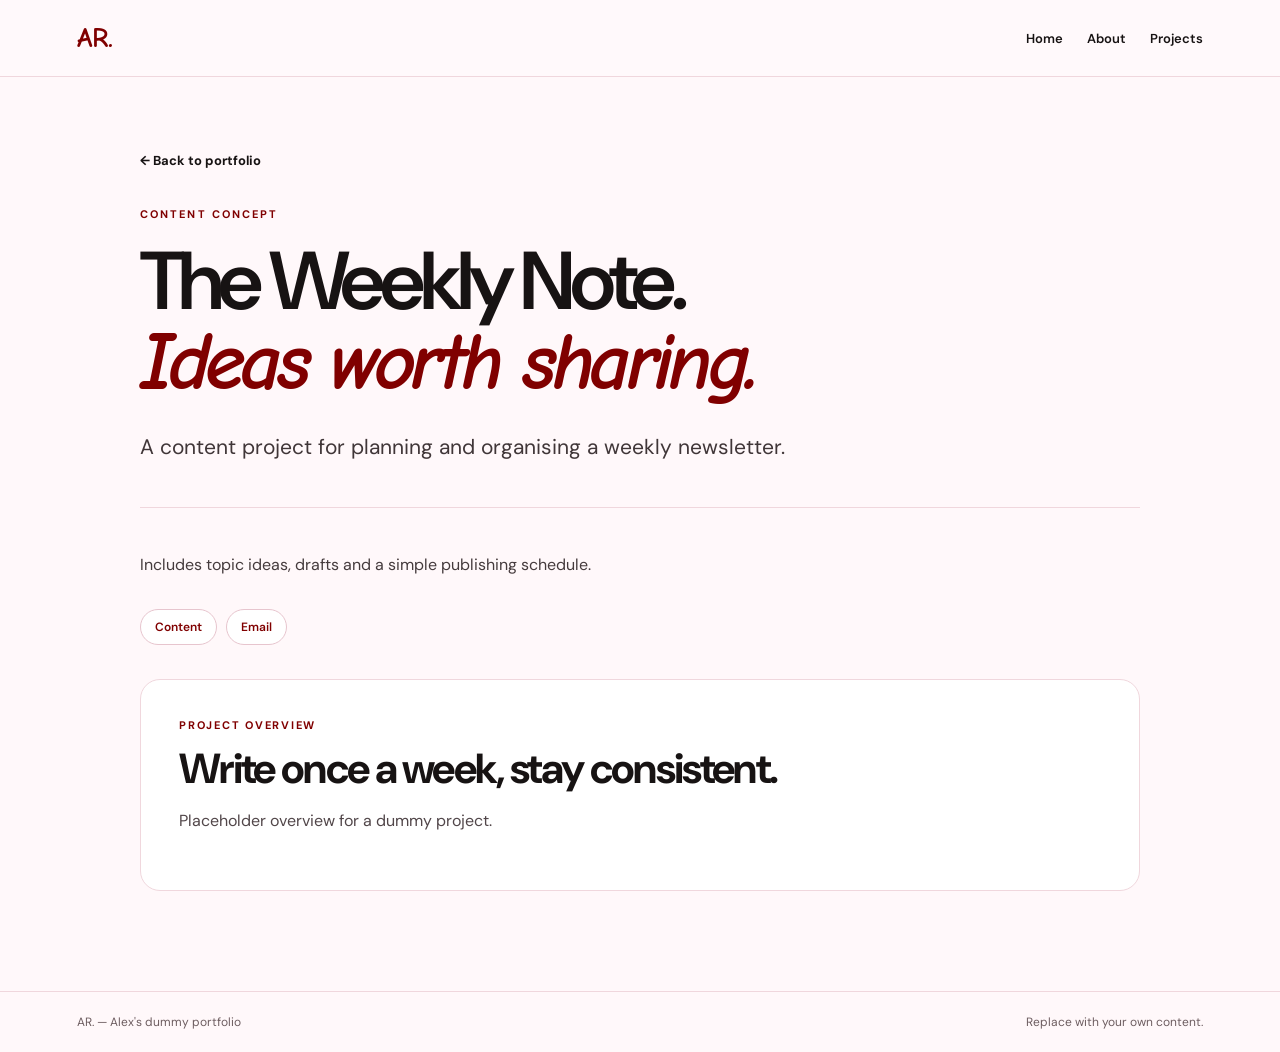
<file: asim_portfolio_/pages/newsletter-hub.html>
<!doctype html>
<html lang="en"><head><meta charset="utf-8"><meta name="viewport" content="width=device-width, initial-scale=1">
<title>Newsletter Hub | Alex</title><style>
@import url('https://fonts.googleapis.com/css2?family=Comic+Neue:wght@400;700&family=DM+Sans:wght@400;500;600;700&display=swap');
:root{--pink:#FFC0CB;--maroon:#800000;--black:#171313;--muted:#6d5d60;--paper:#fff8fa;--line:#f0d7dd}
*{box-sizing:border-box}body{margin:0;background:var(--paper);color:var(--black);font-family:'DM Sans',sans-serif}
a{color:inherit}.site-header{display:flex;align-items:center;justify-content:space-between;padding:22px clamp(20px,6vw,88px);border-bottom:1px solid var(--line);background:#fff9fb}
.logo{font-family:'Comic Neue',cursive;font-size:28px;font-weight:700;text-decoration:none;color:var(--maroon)}
.nav{display:flex;gap:24px;align-items:center;font-size:13px;font-weight:600}.nav a{text-decoration:none}.nav a:hover,.back:hover{color:var(--maroon)}
main{width:min(1000px,88vw);margin:0 auto;padding:72px 0 100px}.eyebrow{font-size:11px;letter-spacing:.19em;text-transform:uppercase;color:var(--maroon);font-weight:700}
h1{font-size:clamp(42px,8vw,82px);line-height:.98;letter-spacing:-.065em;margin:20px 0 26px;font-weight:600}h1 em{font-family:'Comic Neue',cursive;color:var(--maroon);font-weight:700}
.lead{font-size:clamp(17px,2.3vw,21px);line-height:1.7;max-width:720px;color:#403638}.rule{height:1px;background:var(--line);margin:42px 0}
.content{max-width:760px;font-size:16px;line-height:1.9;color:#453b3d}.content p{margin:0 0 20px}
.tags{display:flex;flex-wrap:wrap;gap:9px;margin:28px 0}.tag{border:1px solid #e7c5ce;background:#fff;color:var(--maroon);border-radius:999px;padding:9px 14px;font-size:12px;font-weight:600}
.panel{background:#fff;border:1px solid var(--line);border-radius:20px;padding:clamp(22px,4vw,38px);margin-top:34px}
.panel-kicker{font-size:11px;letter-spacing:.16em;color:var(--maroon);font-weight:700;text-transform:uppercase}
.panel h2{font-size:clamp(27px,4vw,42px);letter-spacing:-.04em;line-height:1.08;margin:14px 0}.panel p{line-height:1.8;color:#514649;max-width:680px}
.actions{display:flex;flex-wrap:wrap;gap:12px;margin-top:28px}.btn{display:inline-block;text-decoration:none;padding:13px 19px;border-radius:999px;background:var(--maroon);color:#fff;font-size:13px;font-weight:700}
.btn.secondary{background:var(--pink);color:var(--black)}.back{display:inline-block;text-decoration:none;font-size:13px;font-weight:700;margin-bottom:38px}
.footer{border-top:1px solid var(--line);padding:22px clamp(20px,6vw,88px);font-size:12px;color:var(--muted);display:flex;justify-content:space-between;gap:12px;flex-wrap:wrap}
@media(max-width:600px){.site-header{padding:18px 6vw}.nav{gap:13px;font-size:12px}main{padding-top:48px}.footer{padding:20px 6vw}}
</style></head>
<body><header class="site-header"><a class="logo" href="../index.html">AR.</a>
<nav class="nav"><a href="../index.html">Home</a><a href="about.html">About</a><a href="../index.html#projects">Projects</a></nav></header>
<main><a class="back" href="../index.html">← Back to portfolio</a><div class="eyebrow">CONTENT CONCEPT</div>
<h1>The Weekly Note.<br><em>Ideas worth sharing.</em></h1><p class="lead">A content project for planning and organising a weekly newsletter.</p><div class="rule"></div>
<div class="content"><p>Includes topic ideas, drafts and a simple publishing schedule.</p></div><div class="tags"><span class="tag">Content</span><span class="tag">Email</span></div><section class="panel"><div class="panel-kicker">PROJECT OVERVIEW</div><h2>Write once a week, stay consistent.</h2><p>Placeholder overview for a dummy project.</p></section></main>
<footer class="footer"><span>AR. — Alex's dummy portfolio</span><span>Replace with your own content.</span></footer></body></html>
</file>
